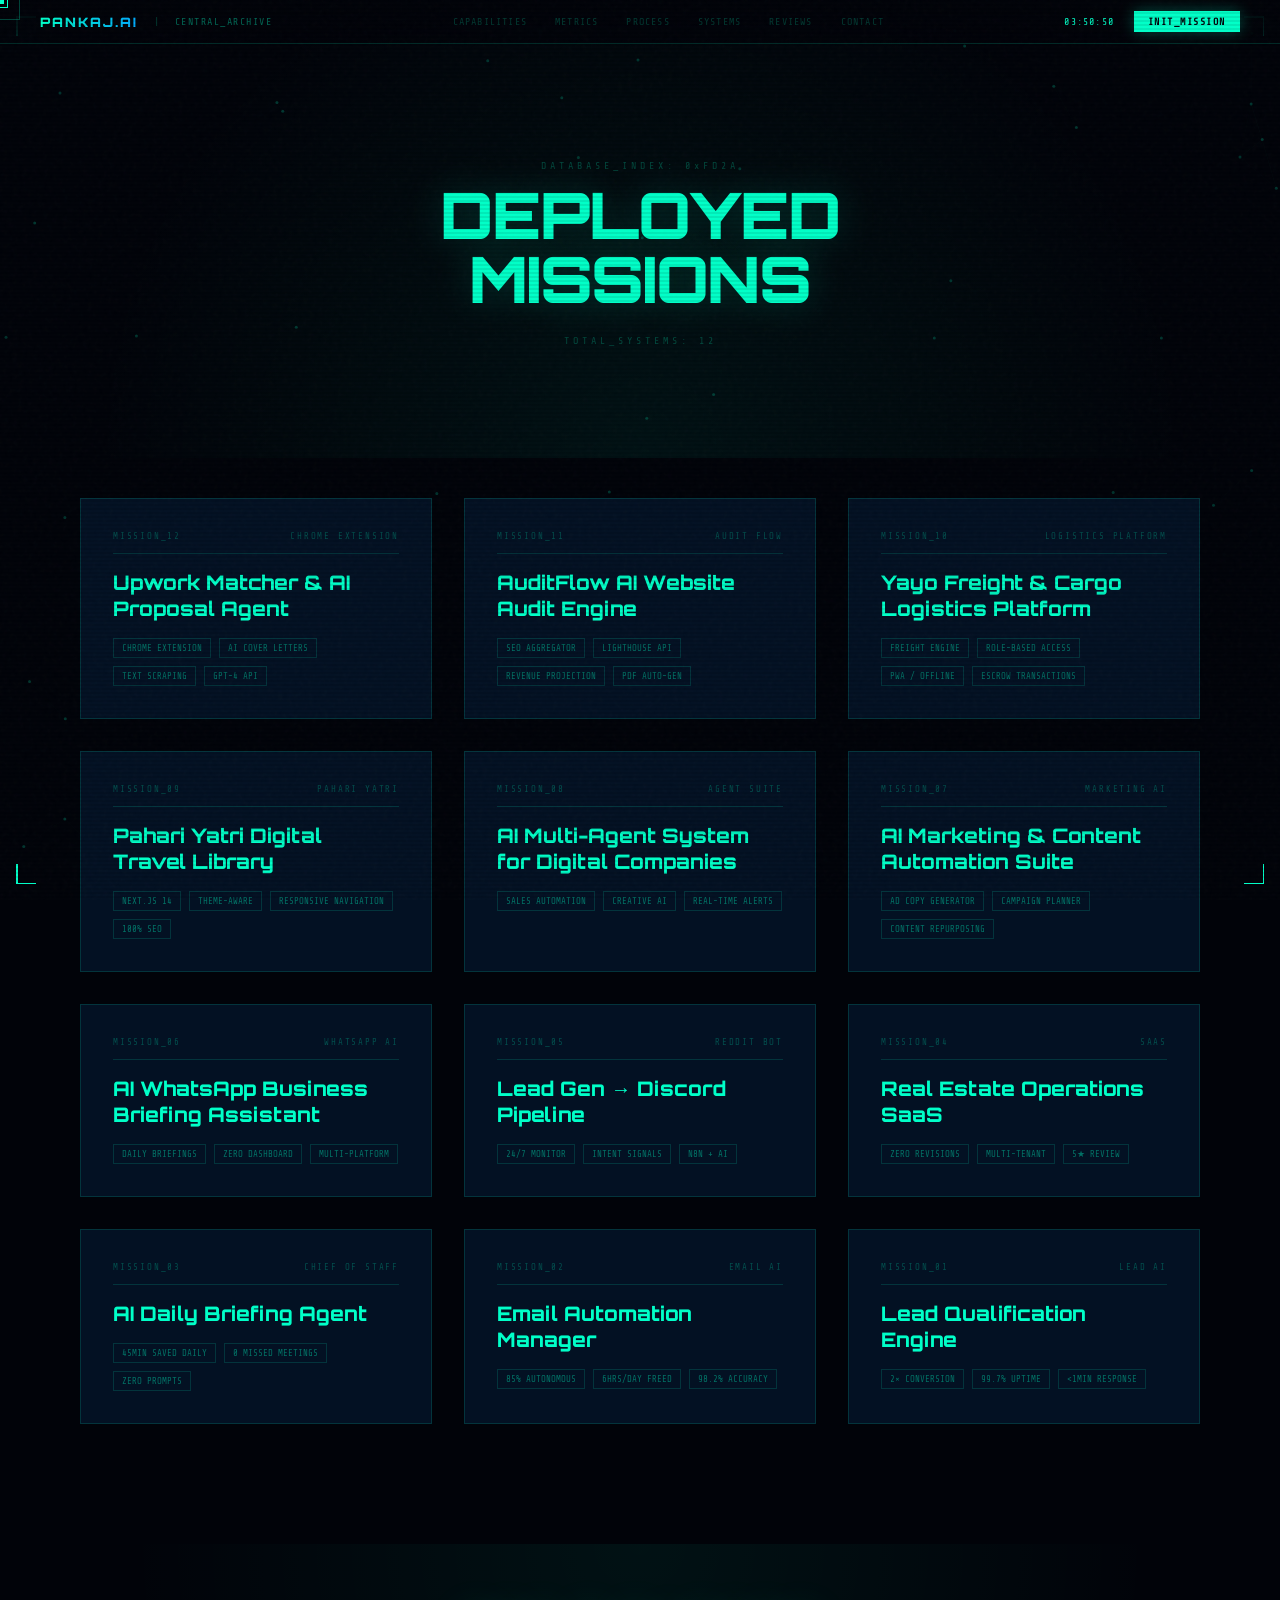
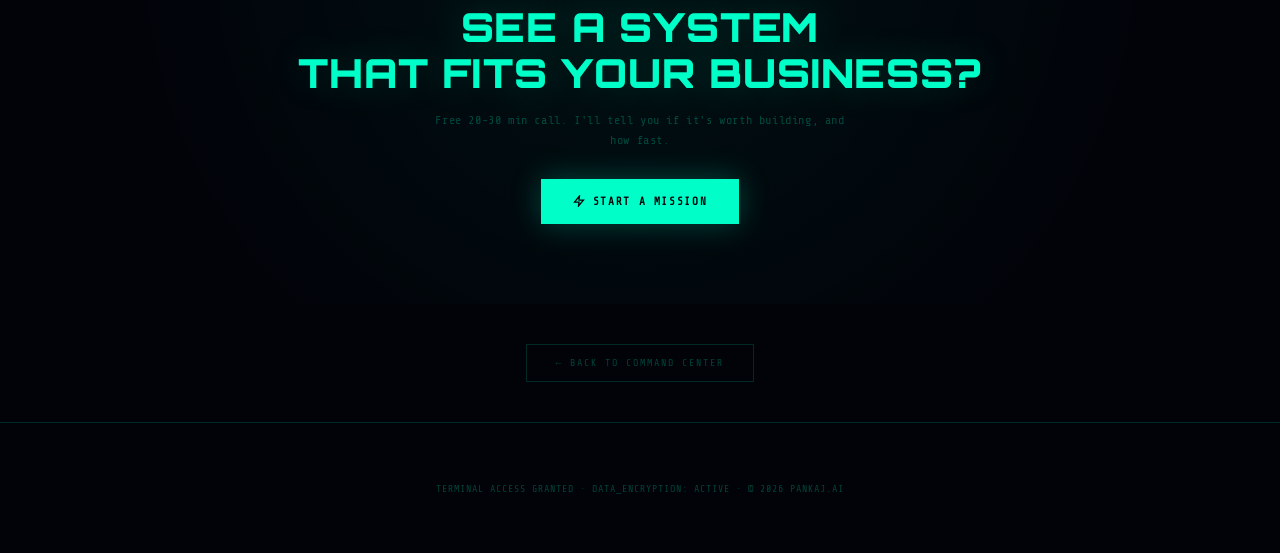
<file: missions.html>
<!DOCTYPE html>
<html lang="en">
<head>
  <meta charset="UTF-8" />
  <meta name="viewport" content="width=device-width,initial-scale=1.0" />
  <title>Mission Archive — PANKAJ.AI</title>
  <meta name="description" content="12 deployed AI systems — lead qualification engines, email automation, multi-agent platforms, and production SaaS. Real projects, real business outcomes.">
  <meta name="robots" content="index, follow">
  <link rel="canonical" href="https://pankaj-kumar-techie.github.io/missions.html">

  <!-- Open Graph / Facebook -->
  <meta property="og:type" content="website">
  <meta property="og:site_name" content="PANKAJ.AI">
  <meta property="og:url" content="https://pankaj-kumar-techie.github.io/missions.html">
  <meta property="og:title" content="Mission Archive — PANKAJ.AI">
  <meta property="og:description" content="12 deployed AI systems — lead qualification engines, email automation, multi-agent platforms, and production SaaS. Real projects, real business outcomes.">
  <meta property="og:image" content="https://pankaj-kumar-techie.github.io/assets/og-image.jpg">
  <meta property="og:image:type" content="image/jpeg">
  <meta property="og:image:width" content="1200">
  <meta property="og:image:height" content="630">
  <meta property="og:image:alt" content="Pankaj Kumar — Fractional Technical Partner and AI Systems Architect">

  <!-- Twitter Card -->
  <meta name="twitter:card" content="summary_large_image">
  <meta name="twitter:url" content="https://pankaj-kumar-techie.github.io/missions.html">
  <meta name="twitter:title" content="Mission Archive — PANKAJ.AI">
  <meta name="twitter:description" content="12 deployed AI systems — lead qualification engines, email automation, multi-agent platforms, and production SaaS. Real projects, real business outcomes.">
  <meta name="twitter:image" content="https://pankaj-kumar-techie.github.io/assets/og-image.jpg">
  <meta name="twitter:image:alt" content="Pankaj Kumar — Fractional Technical Partner and AI Systems Architect">
  <link rel="preconnect" href="https://fonts.googleapis.com">
  <link href="https://fonts.googleapis.com/css2?family=Share+Tech+Mono&family=Orbitron:wght@400;700;900&family=Exo+2:wght@300;400;600;800&display=swap" rel="stylesheet">
  <link rel="icon" href="data:image/svg+xml,<svg xmlns=%22http://www.w3.org/2000/svg%22 viewBox=%220 0 100 100%22><rect width=%22100%22 height=%22100%22 fill=%22%23010309%22/><text x=%2250%22 y=%2268%22 font-family=%22monospace%22 font-weight=%22700%22 font-size=%2258%22 fill=%22%2300ffc8%22 text-anchor=%22middle%22>P</text></svg>">
  <link rel="stylesheet" href="css/core.css">
  <style>
    #archive-hero { padding: 120px 20px 60px; text-align: center; background: radial-gradient(circle at 50% 100%, #00ffc80f, transparent 70%); }
    .arch-code { font-size: 10px; letter-spacing: .4em; color: var(--muted); margin-bottom: 12px; }
    .arch-title { font-family: 'Orbitron', sans-serif; font-size: clamp(32px, 8vw, 64px); font-weight: 900; letter-spacing: -0.02em; line-height: 1; margin-bottom: 24px; text-shadow: 0 0 40px rgba(0,255,200,0.2); }
    
    #missions-grid { padding: 20px; max-width: 1200px; margin: 0 auto 80px; display: grid; gap: 20px; grid-template-columns: repeat(auto-fill, minmax(300px, 1fr)); }
    .arch-card { 
      background: var(--panel); border: 1px solid var(--border); padding: 32px; text-decoration: none; position: relative; overflow: hidden;
      transition: all .4s cubic-bezier(0.4, 0, 0.2, 1); backdrop-filter: blur(10px);
    }
    .arch-card::before { content: ''; position: absolute; inset: 0; background: linear-gradient(135deg, var(--cyan) 0%, transparent 40%); opacity: 0; transition: opacity .4s; z-index: -1; }
    .arch-card:hover { border-color: var(--cyan); transform: translateY(-5px); box-shadow: 0 10px 40px rgba(0,255,200,0.1); }
    .arch-card:hover::before { opacity: 0.05; }
    
    .arch-id { font-size: 9px; letter-spacing: .2em; color: var(--muted); margin-bottom: 16px; border-bottom: 1px solid var(--border); padding-bottom: 12px; display: flex; justify-content: space-between; }
    .arch-name { font-family: 'Orbitron', sans-serif; font-size: 20px; font-weight: 800; color: var(--cyan); margin-bottom: 16px; line-height: 1.3; }
    .arch-tags { display: flex; flex-wrap: wrap; gap: 8px; }
    .arch-tag { font-size: 9px; padding: 4px 8px; border: 1px solid var(--border); color: var(--dim); text-transform: uppercase; }
    
    .back-row { display: flex; justify-content: center; padding: 40px 20px; }
    .back-all { font-size: 10px; letter-spacing: .2em; color: var(--muted); text-decoration: none; text-transform: uppercase; border: 1px solid var(--border); padding: 12px 28px; transition: all .4s cubic-bezier(0.4, 0, 0.2, 1); display: inline-flex; align-items: center; gap: 8px; }
    .back-all:hover { border-color: var(--cyan); color: var(--cyan); background: var(--ghost); }
    .back-all:active { transform: scale(0.95); background: var(--cyan); color: var(--void); }

    .arch-footer { padding: 60px 20px; text-align: center; border-top: 1px solid var(--border); color: var(--muted); font-size: 10px; letter-spacing: .1em; }

    #archive-cta { padding: 60px 20px 80px; text-align: center; background: radial-gradient(circle at 50% 0%, #00ffc80f, transparent 70%); }
    .archive-cta-head { font-family: 'Orbitron', sans-serif; font-size: clamp(22px, 6vw, 40px); font-weight: 900; letter-spacing: .02em; line-height: 1.15; color: var(--cyan); text-shadow: 0 0 40px rgba(0,255,200,0.2); margin-bottom: 14px; }
    .archive-cta-sub { font-size: 12px; color: var(--muted); letter-spacing: .05em; line-height: 1.7; max-width: 420px; margin: 0 auto 28px; }
    .archive-cta-btn { display: inline-flex; align-items: center; gap: 8px; background: var(--cyan); color: var(--void); font-family: 'Share Tech Mono', monospace; font-size: 11px; letter-spacing: .15em; font-weight: 700; padding: 16px 32px; text-decoration: none; text-transform: uppercase; box-shadow: 0 0 30px rgba(0,255,200,0.25); transition: all .4s cubic-bezier(0.4, 0, 0.2, 1); }
    .archive-cta-btn:hover { box-shadow: 0 0 50px rgba(0,255,200,0.4); transform: translateY(-2px); }
    
    @media (min-width: 768px) {
      #archive-hero { padding: 160px 20px 100px; }
      #missions-grid { gap: 32px; padding: 40px; }
    }
  </style>
</head>
<body class="theme-cyan">
  <div id="cur"></div>
  <div id="cur-trail"></div>
  <div class="hc hc-tl"></div><div class="hc hc-tr"></div><div class="hc hc-bl"></div><div class="hc hc-br"></div>
  <canvas id="neural"></canvas>

  <nav id="statusbar">
    <div class="sb-left">
      <a href="index.html" class="sb-logo">PANKAJ.AI</a>
      <span class="sb-sep">|</span>
      <div class="sb-status">CENTRAL_ARCHIVE</div>
    </div>
    <div class="sb-mid hide-mob">
      <a href="index.html#cap" class="sb-nav-link">CAPABILITIES</a>
      <a href="index.html#metrics" class="sb-nav-link">METRICS</a>
      <a href="index.html#process" class="sb-nav-link">PROCESS</a>
      <a href="index.html#work" class="sb-nav-link">SYSTEMS</a>
      <a href="index.html#proof" class="sb-nav-link">REVIEWS</a>
      <a href="index.html#contact" class="sb-nav-link">CONTACT</a>
    </div>
    <div class="sb-right">
      <span id="live-clock">--:--:--</span>
      <a href="index.html#contact" class="sb-hire">INIT_MISSION</a>
    </div>
  </nav>

  <header id="archive-hero">
    <div class="arch-code r">DATABASE_INDEX: 0xFD2A</div>
    <h1 class="arch-title r">DEPLOYED<br>MISSIONS</h1>
    <div class="arch-code r">TOTAL_SYSTEMS: <span id="mission-count">--</span></div>
  </header>

  <section id="missions-grid" class="r2">
    <!-- Dynamic Content from js/data.js -->
  </section>

  <section id="archive-cta" class="r">
    <h2 class="archive-cta-head">SEE A SYSTEM<br>THAT FITS YOUR BUSINESS?</h2>
    <p class="archive-cta-sub">Free 20-30 min call. I'll tell you if it's worth building, and how fast.</p>
    <a href="index.html#contact" class="archive-cta-btn">
      <svg width="12" height="12" viewBox="0 0 24 24" fill="none" stroke="currentColor" stroke-width="2.5"><path d="M13 2L3 14h9l-1 8 10-12h-9l1-8z"/></svg>
      START A MISSION
    </a>
  </section>

  <div class="back-row r">
    <a href="index.html" class="back-all">← BACK TO COMMAND CENTER</a>
  </div>

  <footer class="arch-footer">
    TERMINAL ACCESS GRANTED · DATA_ENCRYPTION: ACTIVE · © 2026 PANKAJ.AI
  </footer>

  <script src="js/data.js"></script>
  <script src="js/core.js"></script>
  <script>
    document.addEventListener('DOMContentLoaded', () => {
      const grid = document.getElementById('missions-grid');
      const countEl = document.getElementById('mission-count');
      if (grid && typeof PANKAJ_DB !== 'undefined') {
        countEl.textContent = PANKAJ_DB.projects.length;
        grid.innerHTML = [...PANKAJ_DB.projects].reverse().map(p => `
          <a href="${p.url}" class="arch-card">
            <div class="arch-id">
              <span>${p.id}</span>
              <span>${p.code}</span>
            </div>
            <div class="arch-name">${p.name}</div>
            <div class="arch-tags">
              ${p.chips.map(t => `<span class="arch-tag">${t}</span>`).join('')}
            </div>
          </a>
        `).join('');
      }
    });
  </script>
</body>
</html>
</file>
<file: css/core.css>
/* ─── PANKAJ.AI CORE PRODUCTION CSS ─── */
:root {
  --void: #010309;
  --deep: #040d1a;
  --panel: rgba(4, 20, 40, 0.85);
  --border: rgba(0, 255, 200, 0.15);
  --cyan: #00ffc8;
  --accent-rgb: 0, 255, 200;
  --blue: #0af;
  --red: #ff3355;
  --amber: #ffcc00;
  --green: #00ff66;
  --dim: rgba(0, 255, 200, 0.4);
  --muted: rgba(0, 255, 200, 0.25);
  --ghost: rgba(0, 255, 200, 0.08);
}

* { margin: 0; padding: 0; box-sizing: border-box; }
html { scroll-behavior: smooth; }
body {
  background: var(--void);
  color: var(--cyan);
  font-family: 'Share Tech Mono', monospace;
  overflow-x: hidden;
  cursor: none;
  -webkit-font-smoothing: antialiased;
}

/* ─── CUSTOM CURSOR ─── */
#cur {
  width: 16px; height: 16px;
  border: 1.5px solid var(--cyan);
  position: fixed; pointer-events: none; z-index: 99999;
  transform: translate(-50%, -50%);
  transition: width .2s, height .2s, background .2s;
  mix-blend-mode: screen;
}
#cur::before {
  content: ''; position: absolute; inset: 3px;
  background: var(--cyan); border-radius: 0;
  animation: cur-pulse 1.5s ease-in-out infinite;
}
#cur-trail {
  width: 40px; height: 40px;
  border: 1px solid var(--muted);
  position: fixed; pointer-events: none; z-index: 99998;
  transform: translate(-50%, -50%);
  transition: left .08s ease, top .08s ease;
}
@keyframes cur-pulse { 0%, 100% { opacity: 1; } 50% { opacity: 0.3; } }

/* ─── SCANLINES ─── */
body::before {
  content: ''; position: fixed; inset: 0; z-index: 9001; pointer-events: none;
  background: repeating-linear-gradient(0deg, transparent, transparent 2px, rgba(0,0,0,0.08) 2px, rgba(0,0,0,0.08) 4px);
  animation: scanline-drift 8s linear infinite;
}
@keyframes scanline-drift { 0% { background-position: 0 0; } 100% { background-position: 0 100px; } }

/* ─── NOISE ─── */
body::after {
  content: ''; position: fixed; inset: 0; z-index: 9000; pointer-events: none;
  background-image: url("data:image/svg+xml,%3Csvg viewBox='0 0 200 200' xmlns='http://www.w3.org/2000/svg'%3E%3Cfilter id='n'%3E%3CfeTurbulence type='fractalNoise' baseFrequency='0.9' numOctaves='4'/%3E%3C/filter%3E%3Crect width='100%25' height='100%25' filter='url(%23n)' opacity='0.035'/%3E%3C/svg%3E");
  opacity: 0.6;
}

/* ─── NEURAL CANVAS ─── */
#neural { position: fixed; inset: 0; z-index: 0; opacity: 0.4; }

/* ─── HUD CORNERS ─── */
.hud-corner, .hc {
  position: fixed; z-index: 200; pointer-events: none;
  width: 60px; height: 60px;
}
.hud-corner::before, .hud-corner::after, .hc::before, .hc::after {
  content: ''; position: absolute;
  background: var(--cyan);
}
.hud-corner::before, .hc::before { width: 20px; height: 1.5px; }
.hud-corner::after, .hc::after { width: 1.5px; height: 20px; }
.hc-tl, .hc-tl { top: 16px; left: 16px; } .hc-tl::before, .hc-tl::after { top: 0; left: 0; }
.hc-tr, .hc-tr { top: 16px; right: 16px; } .hc-tr::before, .hc-tr::after { top: 0; right: 0; }
.hc-bl, .hc-bl { bottom: 16px; left: 16px; } .hc-bl::before, .hc-bl::after { bottom: 0; left: 0; }
.hc-br, .hc-br { bottom: 16px; right: 16px; } .hc-br::before, .hc-br::after { bottom: 0; right: 0; }

/* ─── STATUS BAR ─── */
#statusbar {
  position: fixed; top: 0; left: 0; right: 0; z-index: 500;
  height: 44px;
  background: linear-gradient(180deg, rgba(1,3,9,0.98), rgba(1,3,9,0.7));
  border-bottom: 1px solid var(--border);
  display: flex; align-items: center; justify-content: space-between;
  padding: 0 20px;
  backdrop-filter: blur(20px);
}
.sb-left { display: flex; align-items: center; gap: 16px; }
.sb-logo {
  font-family: 'Orbitron', monospace;
  font-size: 13px; font-weight: 900; letter-spacing: 0.15em;
  background: linear-gradient(90deg, var(--cyan), var(--blue));
  -webkit-background-clip: text;
  background-clip: text;
  -webkit-text-fill-color: transparent;
  text-decoration: none;
}
.sb-sep { color: var(--muted); font-size: 10px; }
.sb-status {
  font-size: 10px; letter-spacing: 0.15em; color: var(--dim);
  display: flex; align-items: center; gap: 6px;
}
.online-dot {
  width: 6px; height: 6px; background: #0f0; border-radius: 50%;
  flex-shrink: 0;
  box-shadow: 0 0 6px #0f0;
  animation: blink-dot 2s ease-in-out infinite;
}
@keyframes blink-dot { 0%, 100% { opacity: 1; } 50% { opacity: 0.4; } }
.sb-right { display: flex; align-items: center; gap: 20px; font-size: 10px; letter-spacing: 0.12em; color: var(--muted); }
#live-clock, #clock { color: var(--cyan); }
.sb-hire {
  font-size: 10px; letter-spacing: 0.15em; text-transform: uppercase;
  color: var(--void); background: var(--cyan);
  padding: 5px 14px;
  text-decoration: none;
  font-weight: 700;
  transition: all 0.2s;
  box-shadow: 0 0 15px rgba(0,255,200,0.3);
}
.sb-hire:hover { box-shadow: 0 0 30px rgba(0,255,200,0.6); transform: translateY(-1px); }

/* ─── MARQUEE ─── */
.mq {
  padding: 12px 0; overflow: hidden;
  background: rgba(0,255,200,0.02);
  border-top: 1px solid var(--border);
  border-bottom: 1px solid var(--border);
  position: relative; z-index: 10;
}
.mq-inner {
  display: flex; gap: 40px;
  animation: mq-run 30s linear infinite;
  width: max-content;
}
.mq-inner span {
  font-size: 10px; letter-spacing: 0.2em; color: var(--muted);
  white-space: nowrap; text-transform: uppercase;
  display: flex; align-items: center; gap: 10px;
}
.mq-inner span::after { content: '◆'; color: var(--cyan); font-size: 6px; }
@keyframes mq-run { from { transform: translateX(0); } to { transform: translateX(-50%); } }

/* ─── GLOBAL UTILITIES ─── */
.section { position: relative; z-index: 10; padding: 60px 20px; }
.r, .r2 { opacity: 0; transition: opacity .6s, transform .6s; }
.r { transform: translateY(20px); }
.r2 { transform: translateX(-15px); }
.r.v, .r2.v, .v { opacity: 1; transform: none; }

/* ─── STATUSBAR MID-NAVIGATION ─── */
.sb-mid {
  display: flex;
  gap: 16px;
  align-items: center;
}
.sb-nav-link {
  color: var(--muted);
  text-decoration: none;
  font-size: 10px;
  font-family: 'Share Tech Mono', monospace;
  letter-spacing: 0.12em;
  transition: all 0.25s ease;
  padding: 4px 6px;
  text-transform: uppercase;
  opacity: 0.85;
}
.sb-nav-link:hover, .sb-nav-link.active {
  color: var(--cyan);
  text-shadow: 0 0 8px rgba(0, 255, 200, 0.4);
  opacity: 1;
}

@media (max-width: 767px) {
  .sb-mid {
    display: none;
  }
  .hud-corner, .hc {
    width: 28px !important;
    height: 28px !important;
  }
  .hc-tl { top: 8px !important; left: 8px !important; }
  .hc-tr { top: 8px !important; right: 8px !important; }
  .hc-bl { bottom: 8px !important; left: 8px !important; }
  .hc-br { bottom: 8px !important; right: 8px !important; }
  .hud-corner::before, .hc::before { width: 10px !important; }
  .hud-corner::after, .hc::after { height: 10px !important; }

  #statusbar { padding: 0 14px; height: 44px; }
  .sb-logo { font-size: 11px; }
  .sb-status { display: none !important; }
  .sb-hire { font-size: 9px; padding: 6px 12px; height: 32px; display: inline-flex; align-items: center; }
  .sb-right { gap: 8px; }
  .section { padding: 48px 16px; scroll-margin-top: 44px; }
}

@media (min-width: 768px) {
  #statusbar { padding: 0 40px; }
  .section { padding: 80px 60px; }
}
</file>
